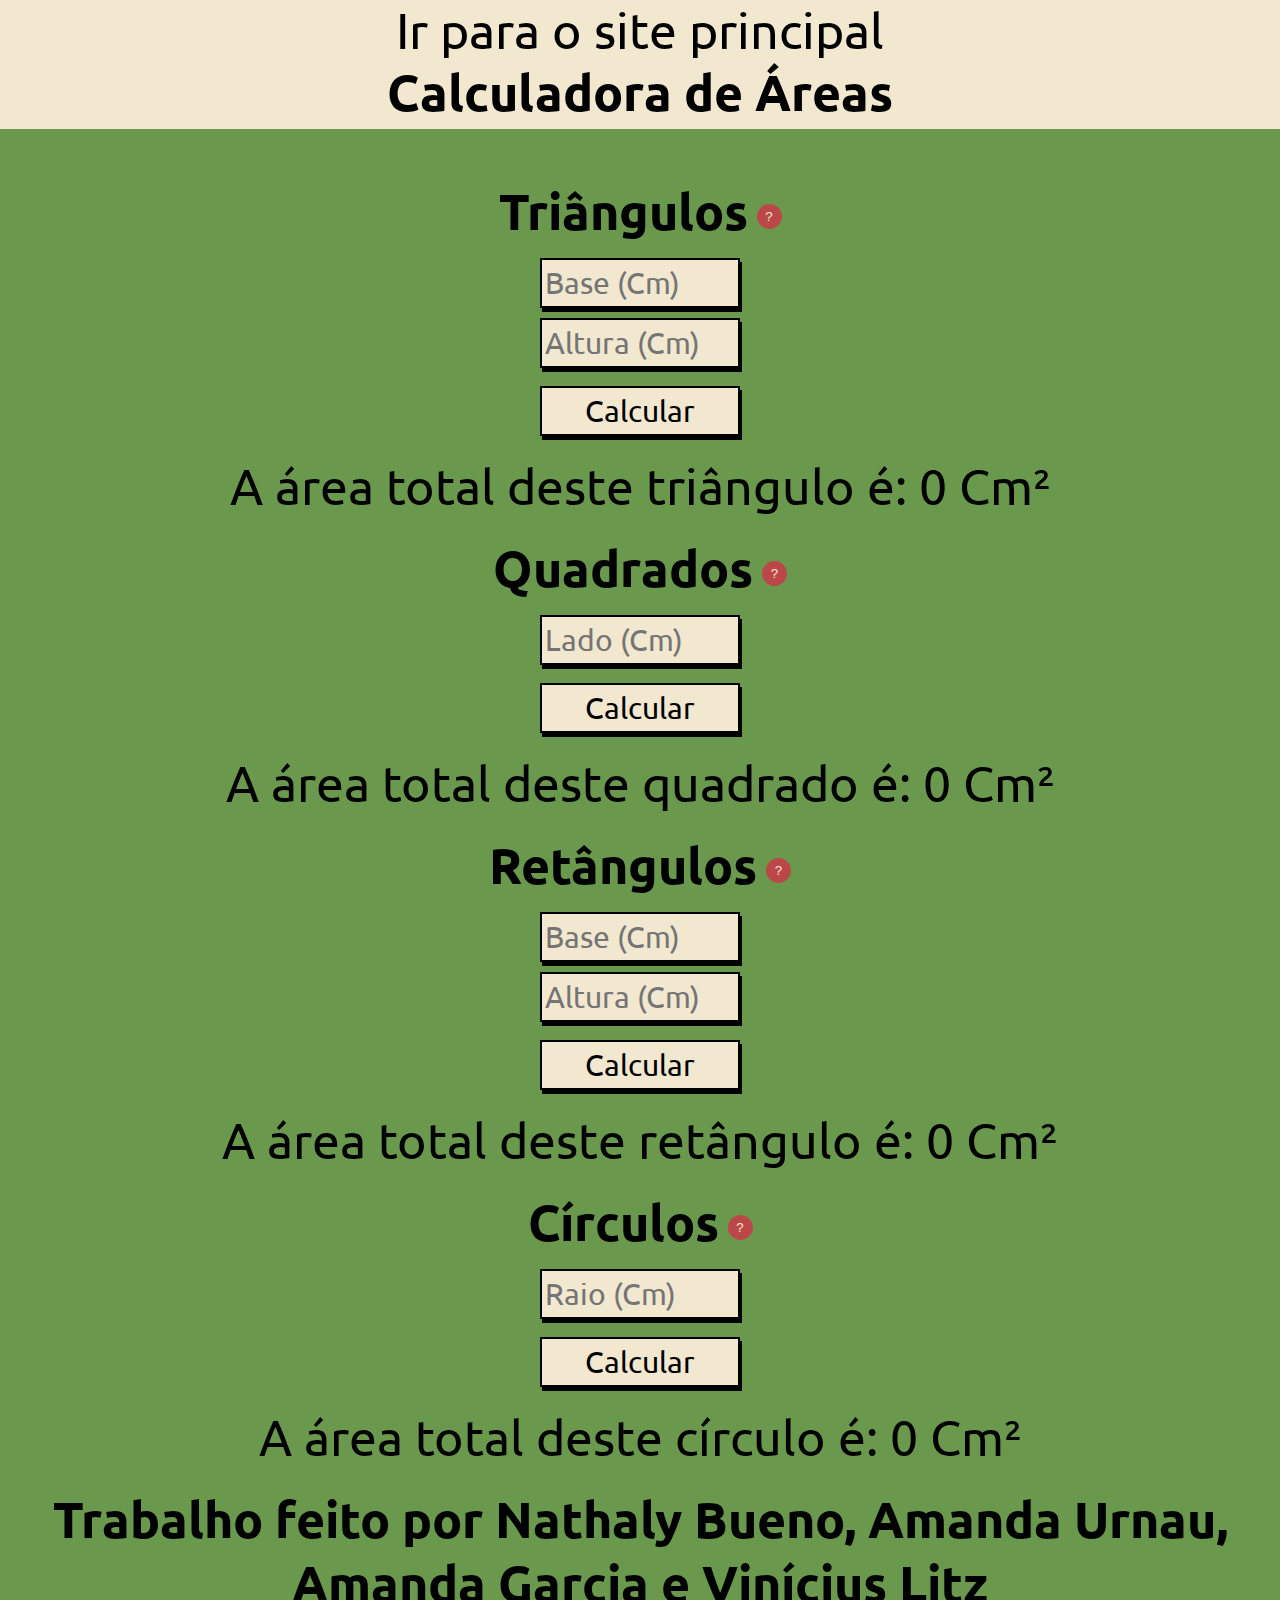
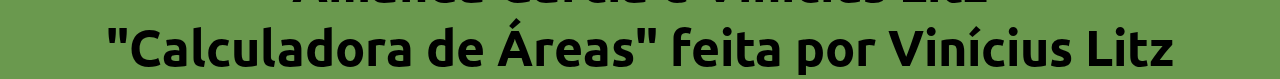
<file: calcareas.html>
<!DOCTYPE html>
<html lang="pt-br">
  <head>
    <meta charset="UTF-8" />
    <meta name="viewport" content="width=device-width, initial-scale=1.0" />
    <meta http-equiv="X-UA-Compatible" content="ie=edge" />
    <title>Calculadora de Áreas</title>
    <link rel="stylesheet" href="css/calcareas.css" />
    <link rel="shortcut icon" href="images/favicon.png" />
    <script defer src="js/calcareas.js"></script>
  </head>
  <body>
    <nav>
      <a class="voltar" href="/">Ir para o site principal</a>
    </nav>
    <header>
      <h1 class="titulo">Calculadora de Áreas</h1>
    </header>
    <div class="triangulotitle">
      <h2>Triângulos</h2>
      <button class="expli explitri">?</button>
      <br />
      <div class="text tritext">
        <button class="close closetri">X</button>
        Digite o tamanho da base e da altura do triângulo em centímetros e o
        sistema te dirá a área total deste triângulo. <br />
        A fórmula para calcular a área de um triângulo é: <br />
        Área = Base × Altura / 2
      </div>
    </div>
    <div class="inputstridiv">
      <input
        type="number"
        class="inp basetri"
        min="1"
        placeholder="Base (Cm)"
        min="1"
      />
      <br />
      <input
        type="number"
        class="inp alturatri"
        min="1"
        placeholder="Altura (Cm)"
      />
    </div>
    <div class="btndiv">
      <button class="btntri btn">Calcular</button>
    </div>
    <div class="results resultstri">A área total deste triângulo é: 0 Cm²</div>
    <h2>Quadrados</h2>
    <button class="expli expliqua">?</button>
    <div class="text quatext">
      <button class="close closequa">X</button>
      Digite o tamanho do lado do quadrado e o sistema te dirá a área total do
      quadrado. A fórmula para calcular a área de um quadrado é: <br />
      Área = Lado² (Lado × Lado)
    </div>
    <br />
    <div class="inputsquadiv">
      <input
        type="number"
        class="inp ladoqua"
        min="1"
        placeholder="Lado (Cm)"
        min="1"
      />
    </div>
    <button class="btnqua btn">Calcular</button>
    <div class="results resultsqua">A área total deste quadrado é: 0 Cm²</div>
    <h2>Retângulos</h2>
    <button class="expli expliret">?</button>
    <div class="text rettext">
      <button class="close closeret">X</button>
      Digite o tamanho da base e da altura do retângulo em centímetros e o
      sistema te dirá a área total deste retângulo. <br />
      A fórmula para calcular a área de um triângulo é: <br />
      Área = Base × altura
    </div>
    <br />
    <input
      type="number"
      class="inp baseret"
      min="1"
      placeholder="Base (Cm)"
      min="1"
    />
    <br />
    <input
      type="number"
      class="inp alturaret"
      min="1"
      placeholder="Altura (Cm)"
    />
    <br />
    <button class="btnret btn">Calcular</button>
    <div class="results resultsret">A área total deste retângulo é: 0 Cm²</div>
    <h2>Círculos</h2>
    <button class="expli explicir">?</button>
    <div class="text cirtext">
      <button class="close closecir">X</button>
      Digite o tamanho do raio do círculo e o sistema te dirá a área total do
      ccírculo. A fórmula para calcular a área de um círculo é: <br />
      Área = π × Raio²
    </div>
    <br />
    <input
      type="number"
      class="inp raiocir"
      min="1"
      placeholder="Raio (Cm)"
      min="1"
    />
    <br />
    <button class="btncir btn">Calcular</button>
    <div class="results resultscir">A área total deste círculo é: 0 Cm²</div>
    <h2>
      Trabalho feito por Nathaly Bueno, Amanda Urnau, Amanda Garcia e Vinícius
      Litz
    </h2>
    <br />
    <h2>
      "Calculadora de Áreas" feita por Vinícius Litz
    </h2>
  </body>
</html>
</file>
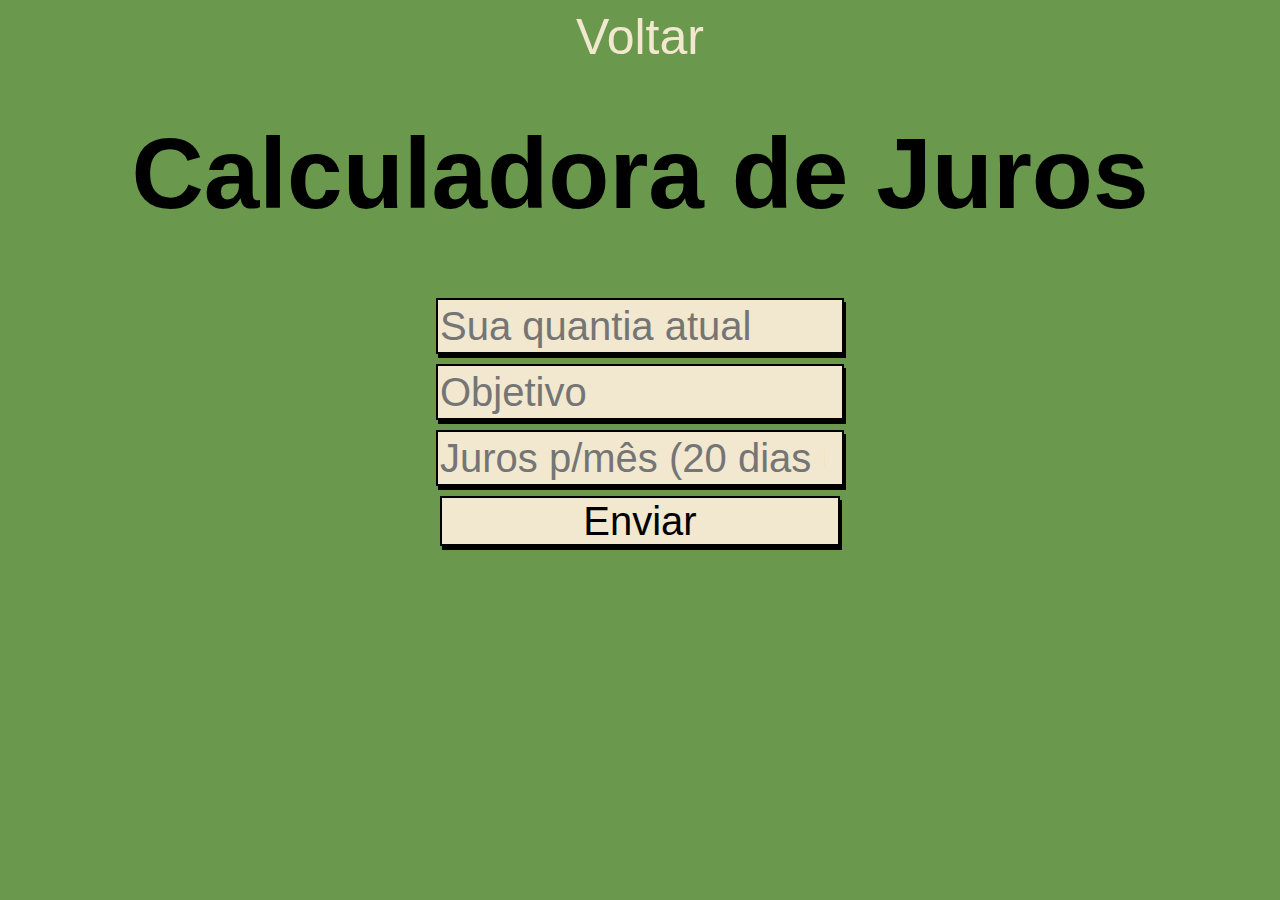
<file: calcjuros.html>
<!DOCTYPE html>
<html lang="pt-br">
  <head>
    <title>Contador</title>
    <meta charset="UTF-8" />
    <meta name="viewport" content="width=device-width" />
    <link rel="stylesheet" href="./css/calcjuros.css" />
    <script src="./js/calcjuros.js"></script>
    <link rel="shortcut icon" href="images/favicon.png" />
  </head>
  <body>
    <nav>
      <a class="voltar" href="/">Voltar</a>
    </nav>
    <main>
      <h1 class="titulo">Calculadora de Juros</h1>
      <input
        type="number"
        id="input1"
        placeholder="Sua quantia atual"
        class="inputcontador"
      />
      <br />
      <input
        type="number"
        id="input2"
        placeholder="Objetivo"
        class="inputcontador"
      />
      <br />
      <input
        type="number"
        id="input3"
        placeholder="Juros p/mês (20 dias úteis)"
        class="inputcontador"
      />
      <br />
      <button onclick="enviar()" class="enviarcontador">Enviar</button>
    </main>
  </body>
</html>
</file>
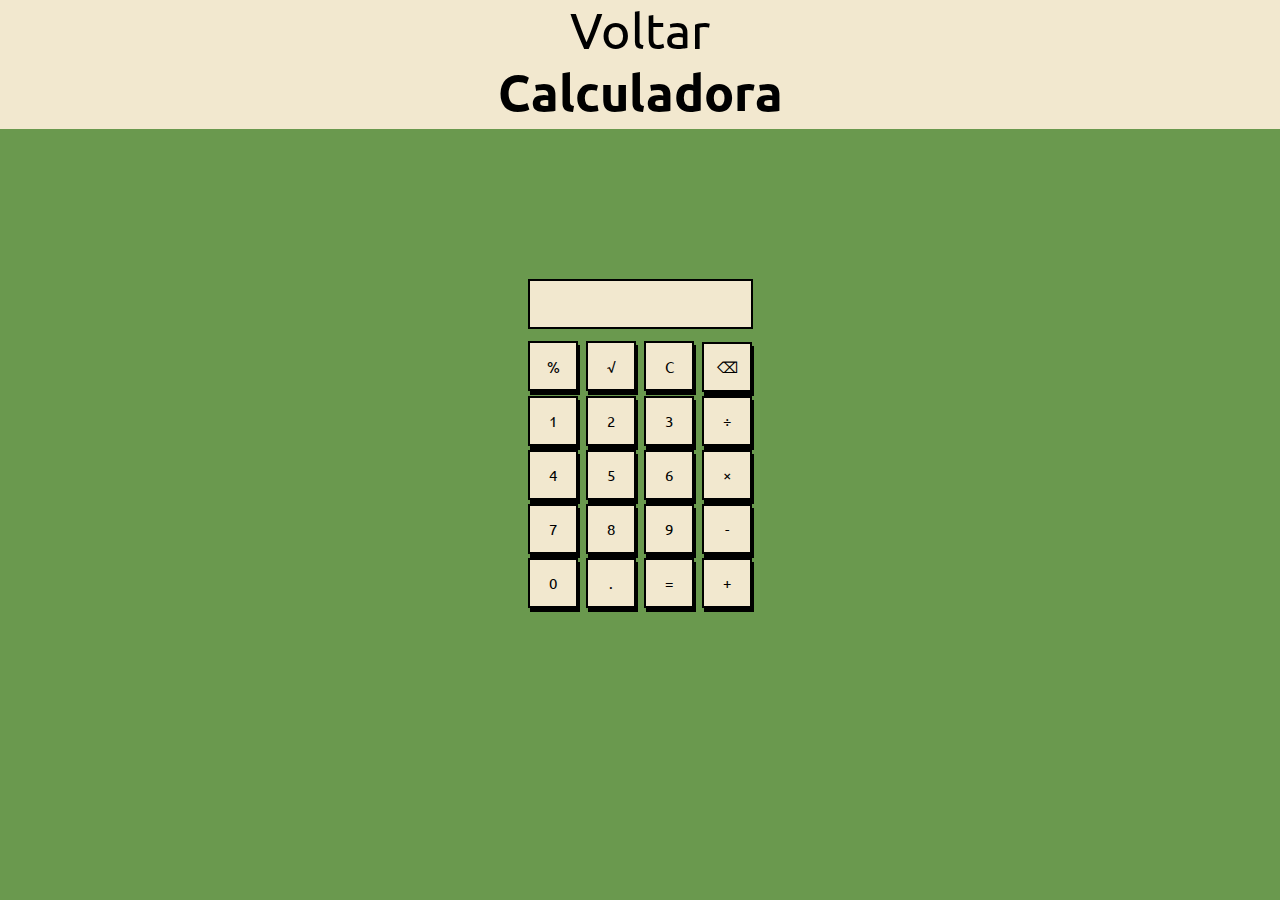
<file: calculadora.html>
<!DOCTYPE html>
<html lang="pt-br">
  <head>
    <meta charset="UTF-8" />
    <meta name="viewport" content="width=device-width, initial-scale=1.0" />
    <meta http-equiv="X-UA-Compatible" content="ie=edge" />
    <title>Calculadora</title>
    <link rel="stylesheet" href="./css/calculadora.css" />
    <link rel="shortcut icon" href="images/favicon.png" />
    <script defer src="js/calculadora.js"></script>
  </head>
  <body>
    <nav>
      <a class="voltar" href="/">Voltar</a>
    </nav>
    <header>
      <h1 class="titulo">Calculadora</h1>
    </header>
    <div class="calculotela">
        <div class="calculo"></div>
      <div class="calculointeiro"></div>
    </div>
    <div class="btnsdiv"><button class="btncalculadora" class="porcentagem">%</button>
    <button class="btncalculadora raiz">√</button>
    <button class="btncalculadora clean">C</button>
    <button class="btncalculadora apagar">⌫</button>
    <br />
    <button class="btncalculadora num1">1</button>
    <button class="btncalculadora num2" >2</button>
    <button class="btncalculadora num3">3</button>
    <button class="btncalculadora divisao">÷</button>
    <br />
    <button class="btncalculadora num4">4</button>
    <button class="btncalculadora num5">5</button>
    <button class="btncalculadora num6">6</button>
    <button class="btncalculadora multiplicacao">×</button>
    <br />
    <button class="btncalculadora num7">7</button>
    <button class="btncalculadora num8"">8</button>
    <button class="btncalculadora num9">9</button>
    <button class="btncalculadora menos">-</button>
    <br />
    <button class="btncalculadora num0">0</button>
    <button class="btncalculadora ponto">.</button>
    <button class="btncalculadora igual">=</button>
    <button class="btncalculadora mais">+</but</div>
    
  </body>
</html>
</file>
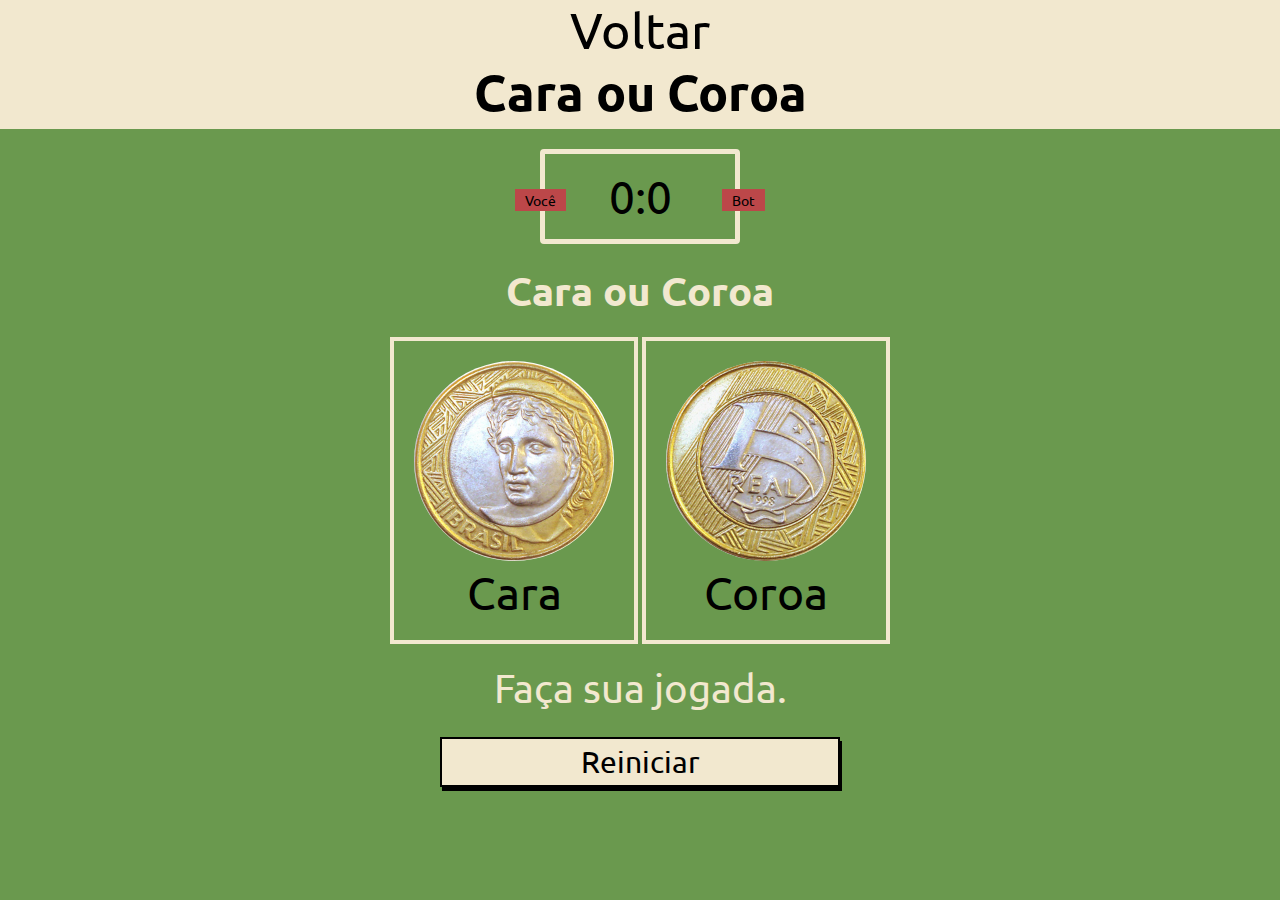
<file: coc.html>
<!DOCTYPE html>
<html lang="pt-br">
  <head>
    <meta charset="UTF-8" />
    <meta name="viewport" content="width=device-width, initial-scale=1.0" />
    <meta http-equiv="X-UA-Compatible" content="ie=edge" />
    <link rel="stylesheet" href="./css/coc.css" />
    <title>Cara ou Coroa</title>
    <link rel="shortcut icon" href="./images/favicon.png" />
    <script defer src="js/coc.js"></script>
  </head>
  <body>
    <nav>
      <a class="voltar" href="/">Voltar</a>
    </nav>
    <header>
      <h1>Cara ou Coroa</h1>
    </header>
    <div class="pontos">
      <div id="you" class="players">Você</div>
      <div id="bot" class="players">Bot</div>
      <span id="yourscore">0</span>:<span id="botscore">0</span>
    </div>
    <div class="result">
      <p class="resultp">Cara ou Coroa</p>
    </div>
    <div class="escolhas">
      <div class="escolha" id="cara">
        <img
          class="cara"
          draggable="false"
          src="images/1realcara.jpg"
          alt="Cara"
        />
        <p class="moeda1">Cara</p>
      </div>
      <div class="escolha" id="coroa">
        <img
          class="coroa"
          draggable="false"
          src="images/1real.jpg"
          alt="Coroa"
        />
        <p class="moeda2">Coroa</p>
      </div>
    </div>
    <p id="fsj">Faça sua jogada.</p>
    <div class="restart"><button class="restartbtn">Reiniciar</button></div>
  </body>
</html>
</file>
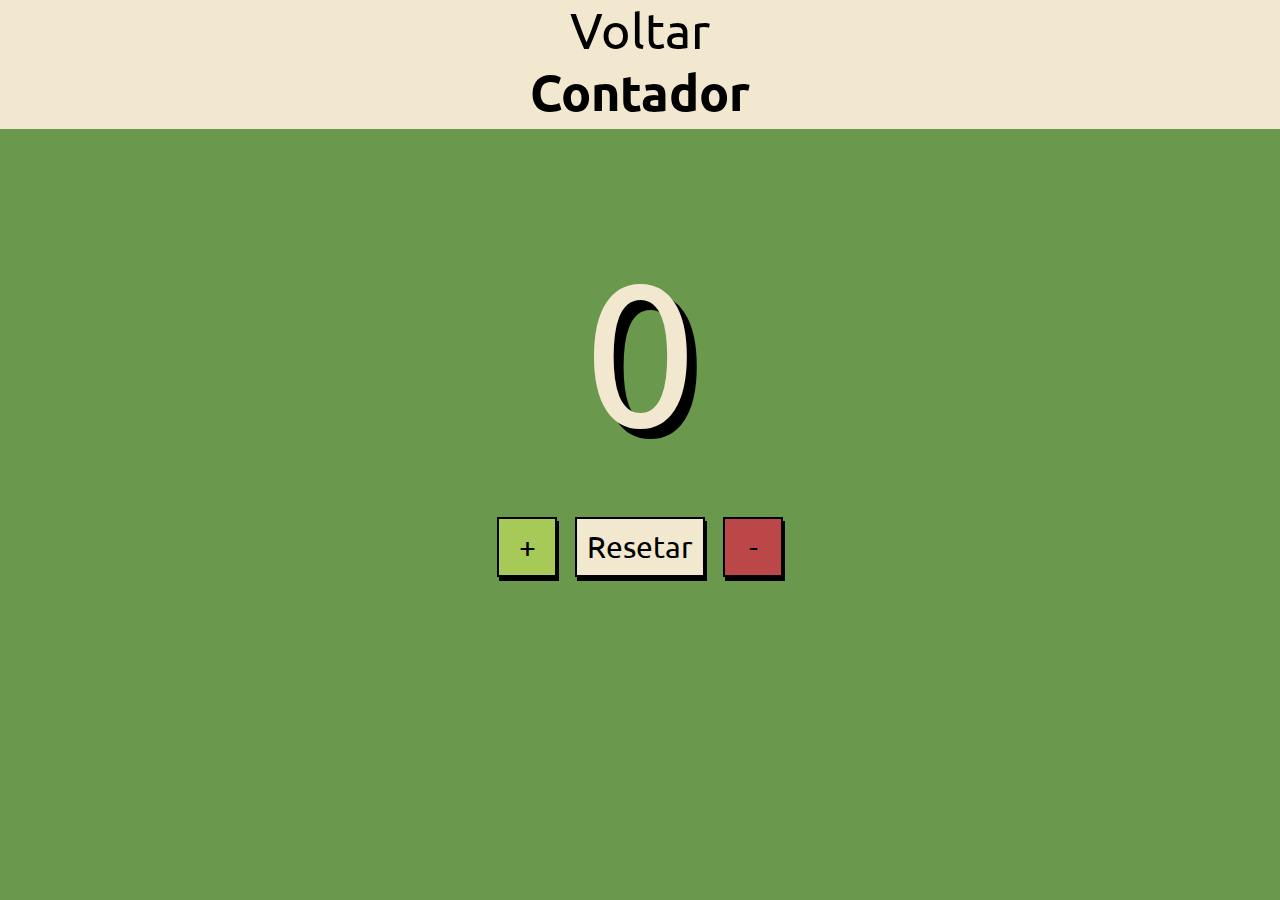
<file: contador.html>
<!DOCTYPE html>
<html lang="pt-br">
  <head>
    <meta charset="UTF-8" />
    <meta name="viewport" content="width=device-width, initial-scale=1.0" />
    <meta http-equiv="X-UA-Compatible" content="ie=edge" />
    <link rel="stylesheet" href="css/contador.css" />
    <link rel="shortcut icon" href="images/favicon.png" />
    <script defer src="js/contador.js"></script>
    <title>Contador</title>
  </head>
  <body>
    <nav>
      <a class="voltar" href="/">Voltar</a>
    </nav>
    <header>
      <h1>Contador</h1>
    </header>
    <div class="numero">0</div>
    <div class="btns">
      <button class="btn mais">+</button>
      <button class="btn reset">Resetar</button>
      <button class="btn menos">-</button>
    </div>
  </body>
</html>
</file>
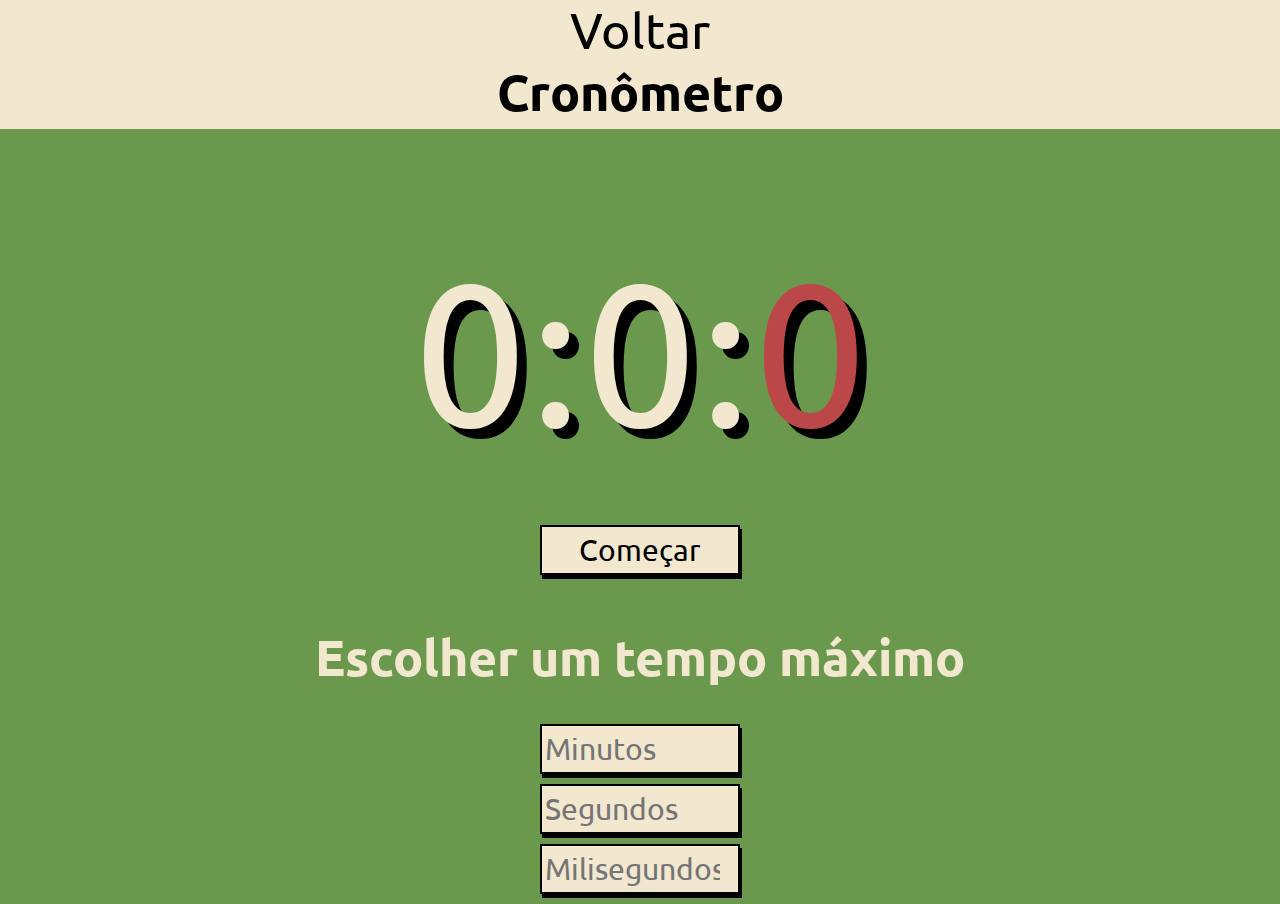
<file: cronometro.html>
<!DOCTYPE html>
<html lang="pt-br">
  <head>
    <meta charset="UTF-8" />
    <meta name="viewport" content="width=device-width, initial-scale=1.0" />
    <meta http-equiv="X-UA-Compatible" content="ie=edge" />
    <link rel="shortcut icon" href="images/favicon.png" />
    <link rel="stylesheet" href="css/cronometro.css" />
    <title>Cronômetro</title>
  </head>
  <body>
    <nav>
      <a class="voltar" href="/">Voltar</a>
    </nav>
    <header>
      <h1>Cronômetro</h1>
    </header>
    <div class="numerosdiv">
      <span class="numeros mins">0</span>
      <span class="numeros">:</span>
      <span class="numeros seconds">0</span>
      <span class="numeros">:</span>
      <span class="numeros mili">0</span>
    </div>
    <div class="btns">
      <button class="cmc">Começar</button>
      <button class="pause">Pausar</button>
      <button class="parar">Parar</button>
    </div>
    <h2>Escolher um tempo máximo</h2>
    <div class="inputs">
      <input
        type="number"
        class="timerinp minsinp"
        placeholder="Minutos"
        min="1"
        oninput="validity.valid||(value='');"
      />
      <br />
      <input
        type="number"
        class="timerinp secinp"
        placeholder="Segundos"
        min="1"
        oninput="validity.valid||(value='');"
      />
      <br />
      <input
        type="number"
        class="timerinp miliinp"
        placeholder="Milisegundos"
        min="1"
        oninput="validity.valid||(value='');"
      />
    </div>
    <script src="js/cronometro.js"></script>
  </body>
</html>
</file>
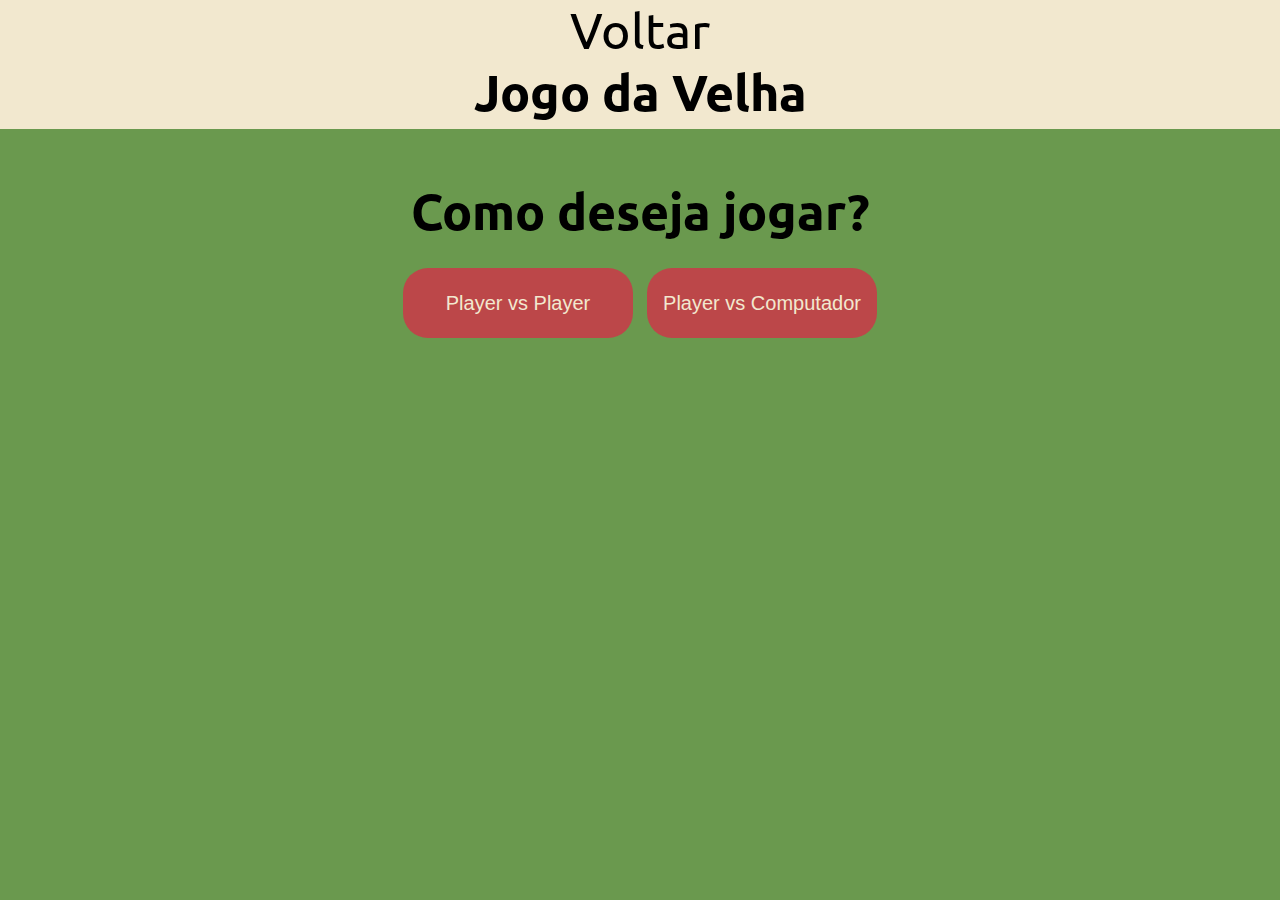
<file: jdv.html>
<!DOCTYPE html>
<html lang="pt-br">
  <head>
    <meta charset="UTF-8" />
    <meta name="viewport" content="width=device-width, initial-scale=1.0" />
    <meta http-equiv="X-UA-Compatible" content="ie=edge" />
    <link rel="stylesheet" href="./css/jdv.css" />
    <link rel="shortcut icon" href="images/favicon.png" />
    <script defer src="js/jdv.js"></script>
    <title>Jogo da Velha</title>
  </head>
  <body>
    <nav>
      <a class="voltar" href="/">Voltar</a>
    </nav>
    <header>
      <h1>Jogo da Velha</h1>
    </header>
    <h2 class="cdj">Como deseja jogar?</h2>
    <div class="escolhasbtncdj">
      <button class="escolhascdj pvpbtn">Player vs Player</button>
      <button class="escolhascdj youvbotbtn">Player vs Computador</button>
    </div>
    <br />
    <h2 class="vce">Você é?</h2>
    <div class="escolhasbtnve">
      <button class="escolhasve vexbtn">X</button>
      <button class="escolhasve veobtn">O</button>
    </div>
    <br />
    <div class="quadradosdiv">
      <div class="quadrados qua1">-</div>
      <div class="quadrados qua2">-</div>
      <div class="quadrados qua3">-</div>
      <br />
      <div class="quadrados qua4">-</div>
      <div class="quadrados qua5">-</div>
      <div class="quadrados qua6">-</div>
      <br />
      <div class="quadrados qua7">-</div>
      <div class="quadrados qua8">-</div>
      <div class="quadrados qua9">-</div>
    </div>
    <div class="restart">
      <button class="restartbtn">Reiniciar</button>
    </div>
  </body>
</html>
</file>
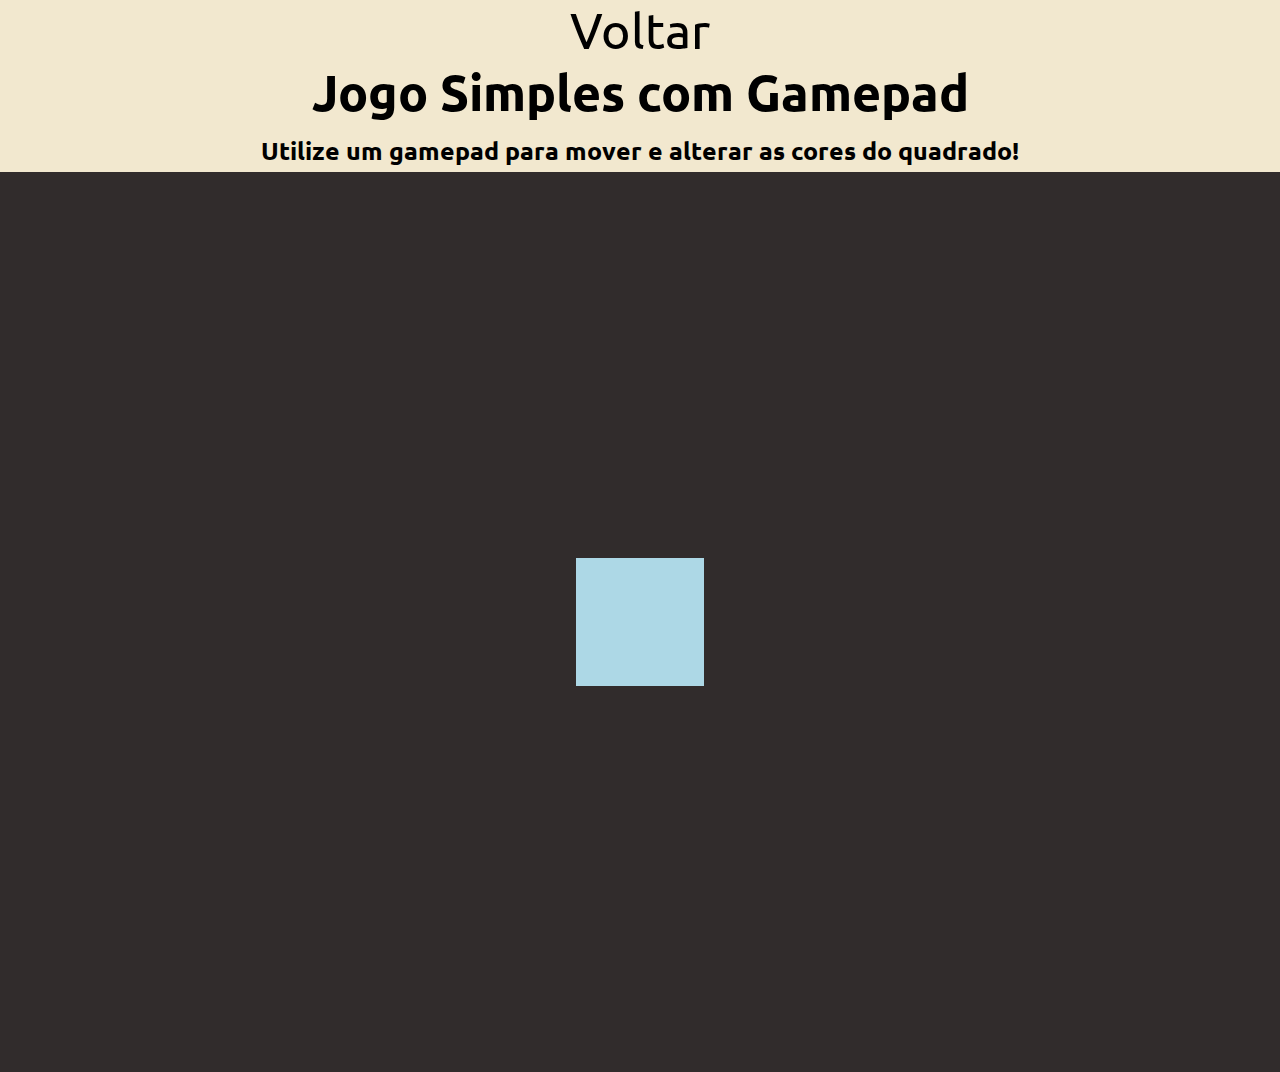
<file: jscg.html>
<!DOCTYPE html5>
<html lang="pt-br">
  <head>
    <meta charset="UTF-8" />
    <meta name="viewport" content="width=device-width, initial-scale=1.0" />
    <meta http-equiv="X-UA-Compatible" content="ie=edge" />
    <link rel="stylesheet" href="./css/jscg.css" />
    <link rel="shortcut icon" href="images/favicon.png" />
    <script defer src="./js/jscg.js"></script>
    <title>JSCG</title>
  </head>
  <body>
    <nav>
      <a class="voltar" href="/">Voltar</a>
    </nav>
    <header>
      <h1>Jogo Simples com Gamepad</h1>
      <h2>Utilize um gamepad para mover e alterar as cores do quadrado!</h2>
    </header>
    <canvas class="gamearea"></canvas>
  </body>
</html>
</file>
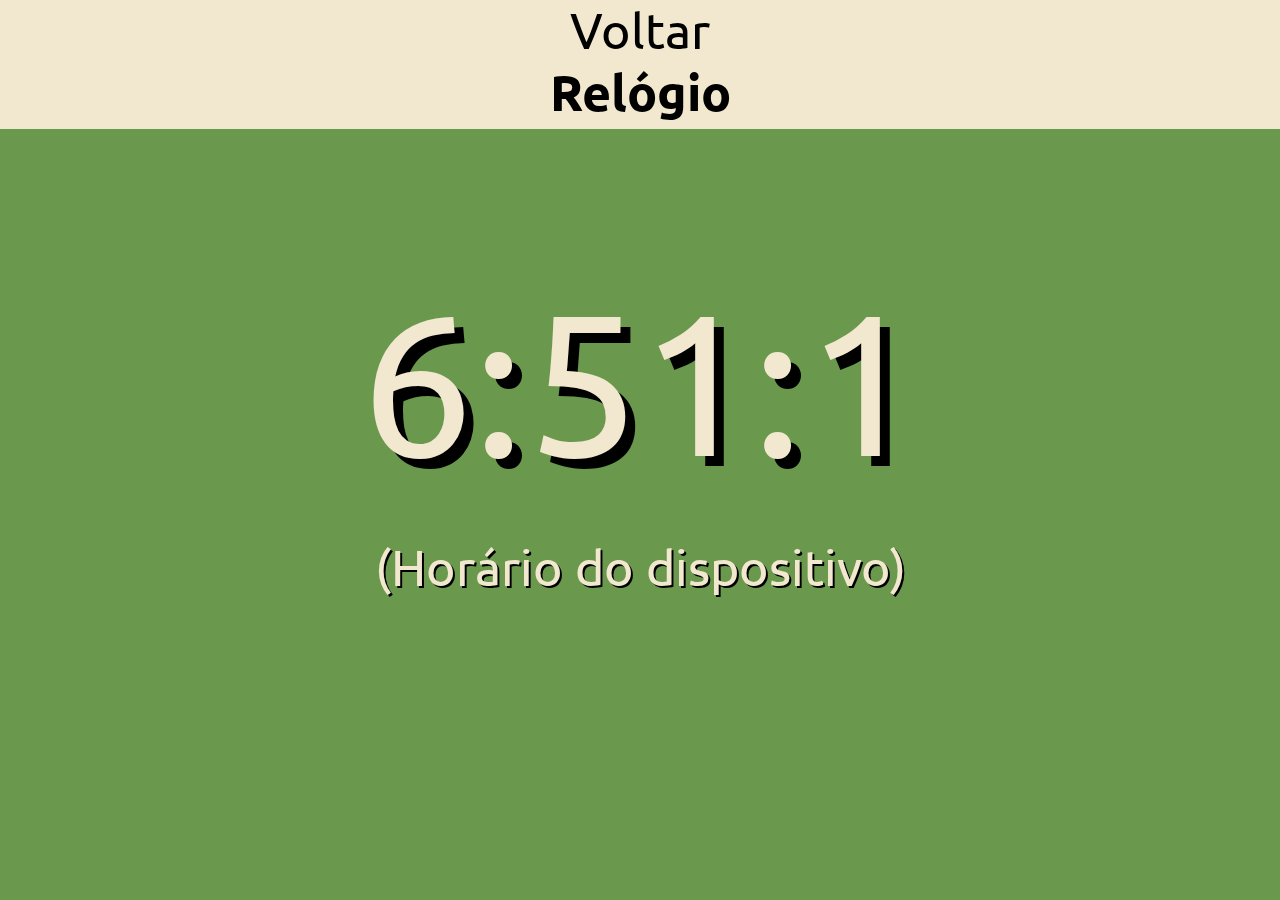
<file: relogio.html>
<!DOCTYPE html>
<html lang="pt-br">
  <head>
    <meta charset="UTF-8" />
    <meta name="viewport" content="width=device-width, initial-scale=1.0" />
    <meta http-equiv="X-UA-Compatible" content="ie=edge" />
    <link rel="stylesheet" href="css/relogio.css" />
    <link rel="shortcut icon" href="images/favicon.png" />
    <script defer src="js/relogio.js"></script>
    <title>Relógio</title>
  </head>
  <body>
    <nav>
      <a class="voltar" href="/">Voltar</a>
    </nav>
    <header>
      <h1>Relógio</h1>
    </header>
    <div class="clock">
      <span class="number hours">00:</span>
      <span class="number minutes">00:</span>
      <span class="number seconds">00</span>
    </div>
    <div class="padrao">
      <p>(Horário do dispositivo)</p>
    </div>
  </body>
</html>
</file>
<file: css/calcareas.css>
@import url("https://fonts.googleapis.com/css2?family=Ubuntu:wght@300&display=swap");

html {
  -webkit-tap-highlight-color: rgba(0, 0, 0, 0);
}

* {
  margin: 0;
  padding: 0;
  box-sizing: border-box;
}

body {
  background-color: rgb(106, 153, 78);
  text-align: center;
  font-family: Ubuntu;
}

nav {
  background-color: rgb(242, 232, 207);
  text-align: center;
  user-select: none;
}

.voltar {
  font-size: 50px;
  font-family: Ubuntu;
  text-decoration: none;
  color: black;
  user-select: none;
}

.voltar:active {
  color: grey;
}

header {
  background-color: rgb(242, 232, 207);
  text-align: center;
  padding-bottom: 5px;
  user-select: none;
  margin-bottom: 50px;
}

header > h1 {
  font-size: 50px;
  font-family: Ubuntu;
  user-select: none;
}

.inp {
  border: 2px solid black;
  border-radius: 0px;
  box-shadow: 2px 4px black;
  width: 200px;
  height: 50px;
  margin-bottom: 10px;
  font-size: 30px;
  background-color: rgb(242, 232, 207);
  padding: 2px 3px;
  font-family: Ubuntu;
}

.inp:focus {
  outline: 0;
}

.results {
  font-family: Ubuntu;
  font-size: 50px;
  color: black;
  margin-top: 20px;
  margin-bottom: 20px;
}

.btn {
  user-select: none;
  font-family: Ubuntu;
  width: 200px;
  cursor: pointer;
  height: 50px;
  border-radius: 0px;
  border: 2px solid black;
  box-shadow: 2px 4px black;
  font-size: 30px;
  height: 50px;
  margin-top: 8px;
  background-color: rgb(242, 232, 207);
}

.btn:active {
  background-color: grey;
  box-shadow: 4px 2px black;
}

.btn:hover {
  background-color: grey;
}

h2 {
  font-family: Ubuntu;
  font-size: 50px;
  font-weight: 600;
  display: inline;
}

.expli {
  margin-bottom: 20px;
  height: 25px;
  width: 25px;
  transform: translateY(-9px);
  margin-left: 5px;
  background-color: rgb(188, 71, 73);
  color: rgb(242, 232, 207);
  border-radius: 12.5px;
  border: none;
  cursor: pointer;
  transition: all 200ms ease;
}

.expli:hover {
  background-color: rgb(131, 38, 40);
}

.expli:focus {
  outline: 0;
}

.text {
  height: 200px;
  width: 600px;
  background-color: rgb(242, 232, 207);
  margin-left: auto;
  margin-right: auto;
  margin-bottom: 20px;
  border-radius: 20px;
  padding: 20px;
  font-size: 20px;
  line-height: 40px;
  display: none;
}

.close {
  height: 25px;
  width: 25px;
  transform: translateY(-9px);
  margin-left: 5px;
  background-color: rgb(188, 71, 73);
  color: rgb(242, 232, 207);
  border-radius: 12.5px;
  border: none;
  cursor: pointer;
  float: right;
}

.close:hover {
  background-color: rgb(131, 38, 40);
}

.close:active {
  background-color: rgb(131, 38, 40);
  outline: 0;
}
</file>
<file: css/calcjuros.css>
html {
  -webkit-tap-highlight-color: rgba(0, 0, 0, 0);
}

body {
  background-color: rgb(106, 153, 78);
  text-align: center;
}

.titulo {
  font-family: -apple-system, BlinkMacSystemFont, "Segoe UI", Roboto, Oxygen,
    Ubuntu, Cantarell, "Open Sans", "Helvetica Neue", sans-serif;
  text-align: center;
  margin-top: 50px;
  font-size: 100px;
}

a {
  color: rgb(242, 232, 207);
  font-size: 50px;
  font-family: -apple-system, BlinkMacSystemFont, "Segoe UI", Roboto, Oxygen,
    Ubuntu, Cantarell, "Open Sans", "Helvetica Neue", sans-serif;
  text-decoration: none;
}

input {
  border: 2px solid black;
  border-radius: 0px;
  box-shadow: 2px 4px black;
  width: 400px;
  height: 50px;
  margin-bottom: 10px;
  font-size: 40px;
  background-color: rgb(242, 232, 207);
}

input:focus {
  outline: 0;
}

button {
  border: 2px solid black;
  border-radius: 0px;
  box-shadow: 2px 4px black;
  width: 400px;
  height: 50px;
  font-size: 40px;
  cursor: pointer;
  background-color: rgb(242, 232, 207);
}

button:active {
  background-color: grey;
  box-shadow: 4px 2px black;
}

button:hover {
  background-color: grey;
}
</file>
<file: css/calculadora.css>
@import url("https://fonts.googleapis.com/css2?family=Ubuntu:wght@300&display=swap");

html {
  -webkit-tap-highlight-color: rgba(0, 0, 0, 0);
}

body {
  background-color: rgb(106, 153, 78);
  text-align: center;
}

* {
  margin: 0;
  padding: 0;
  box-sizing: border-box;
}

nav {
  background-color: rgb(242, 232, 207);
  text-align: center;
  user-select: none;
}

.voltar {
  font-size: 50px;
  font-family: Ubuntu;
  text-decoration: none;
  color: black;
  user-select: none;
}

.voltar:active {
  color: grey;
}

header {
  background-color: rgb(242, 232, 207);
  text-align: center;
  padding-bottom: 5px;
  user-select: none;
}

header > h1 {
  font-size: 50px;
  font-family: Ubuntu;
  user-select: none;
}

.btncalculadora {
  text-align: center;
  font-family: Ubuntu;
  width: 50px;
  cursor: pointer;
  border-radius: 0px;
  border: 2px solid black;
  box-shadow: 2px 4px black;
  font-size: 15px;
  height: 50px;
  margin: 2px;
  background-color: rgb(242, 232, 207);
  user-select: none;
}

.btncalculadora:active {
  background-color: grey;
  box-shadow: 4px 2px black;
}

.btncalculadora:hover {
  background-color: grey;
}

.btnsdiv {
  user-select: none;
}

.calculotela {
  text-align: right;
  font-family: Ubuntu;
  width: 225px;
  height: 50px;
  border: 2px solid black;
  margin-left: auto;
  margin-right: auto;
  margin-top: 150px;
  margin-bottom: 10px;
  background-color: rgb(242, 232, 207);
}

.calculointeiro {
  float: left;
}

.calculo {
  margin-top: 5px;
  margin-right: 5px;
}

.calculointeiro {
  margin-bottom: 5px;
  margin-left: 5px;
}
</file>
<file: css/coc.css>
@import url("https://fonts.googleapis.com/css2?family=Ubuntu:wght@300&display=swap");

html {
  -webkit-tap-highlight-color: rgba(0, 0, 0, 0);
}

* {
  margin: 0;
  padding: 0;
  box-sizing: border-box;
}

body {
  background-color: rgb(106, 153, 78);
}

nav {
  background-color: rgb(242, 232, 207);
  text-align: center;
  user-select: none;
}

.voltar {
  font-size: 50px;
  font-family: Ubuntu;
  text-decoration: none;
  color: black;
  user-select: none;
}

.voltar:active {
  color: grey;
}
header {
  background-color: rgb(242, 232, 207);
  text-align: center;
  padding-bottom: 5px;
  user-select: none;
}

header > h1 {
  font-size: 50px;
  font-family: Ubuntu;
  user-select: none;
}

.pontos {
  text-align: center;
  border: 5px solid rgb(242, 232, 207);
  position: relative;
  margin: 20px auto;
  width: 200px;
  font-size: 46px;
  border-radius: 4px;
  padding: 15px 20px;
  user-select: none;
  font-family: Ubuntu;
}

.players {
  background-color: rgb(188, 71, 73);
  font-size: 14px;
  padding: 2px 10px;
  user-select: none;
}

#you {
  position: absolute;
  top: 35px;
  left: -30px;
}

#bot {
  position: absolute;
  top: 35px;
  right: -30px;
}

.result {
  font-family: Ubuntu;
  color: rgb(242, 232, 207);
  text-align: center;
  font-size: 40px;
  font-weight: 600;
  user-select: none;
}

.escolha {
  display: inline-block;
  margin: 20px 0px 20px;
  border: 4px solid rgb(242, 232, 207);
  padding: 20px;
  transition: all 0.5s ease;
  user-select: none;
}

.escolha:hover {
  cursor: pointer;
  background-color: rgb(56, 102, 65);
}

.escolhas {
  text-align: center;
  user-select: none;
}

.cara {
  width: 200px;
  height: 200px;
  border-radius: 100px;
  user-select: none;
}

.coroa {
  width: 200px;
  height: 200px;
  border-radius: 100px;
  user-select: none;
}

.moeda1 {
  font-size: 46px;
  font-family: Ubuntu;
  user-select: none;
}

.moeda2 {
  font-size: 46px;
  font-family: Ubuntu;
  user-select: none;
}

#fsj {
  text-align: center;
  color: rgb(242, 232, 207);
  font-family: Ubuntu;
  font-size: 40px;
  font-weight: 400;
  user-select: none;
}

.restartbtn {
  user-select: none;
  font-family: Ubuntu;
  width: 400px;
  cursor: pointer;
  height: 50px;
  border-radius: 0px;
  border: 2px solid black;
  box-shadow: 2px 4px black;
  font-size: 30px;
  height: 50px;
  margin-top: 25px;
  background-color: rgb(242, 232, 207);
}

.restartbtn:active {
  background-color: grey;
  box-shadow: 4px 2px black;
}

.restartbtn:hover {
  background-color: grey;
}

.restart {
  text-align: center;
}
</file>
<file: css/contador.css>
@import url("https://fonts.googleapis.com/css2?family=Ubuntu:wght@300&display=swap");

html {
  -webkit-tap-highlight-color: rgba(0, 0, 0, 0);
}

* {
  margin: 0;
  padding: 0;
  box-sizing: border-box;
}

body {
  background-color: rgb(106, 153, 78);
}

nav {
  background-color: rgb(242, 232, 207);
  text-align: center;
  user-select: none;
}

.voltar {
  font-size: 50px;
  font-family: Ubuntu;
  text-decoration: none;
  color: black;
  user-select: none;
}

.voltar:active {
  color: grey;
}

header {
  background-color: rgb(242, 232, 207);
  text-align: center;
  padding-bottom: 5px;
  user-select: none;
}

header > h1 {
  font-size: 50px;
  font-family: Ubuntu;
  user-select: none;
}

.numero {
  text-align: center;
  font-family: Ubuntu;
  font-size: 200px;
  margin-top: 100px;
  cursor: default;
  user-select: none;
  color: rgb(242, 232, 207);
  text-shadow: 10px 10px black;
}

.btns {
  text-align: center;
  font-family: Ubuntu;
  margin-top: 50px;
  user-select: none;
}

.btn {
  user-select: none;
  font-family: Ubuntu;
  width: 60px;
  cursor: pointer;
  height: 50px;
  border-radius: 0px;
  border: 2px solid black;
  box-shadow: 2px 4px black;
  font-size: 30px;
  height: 60px;
  background-color: rgb(242, 232, 207);
  margin-left: 7px;
  margin-right: 7px;
}

.btn:focus {
  outline: 0;
}

.btn:active {
  background-color: grey;
  box-shadow: 4px 2px black;
}

.btn:hover {
  transition: transform 0.2s ease;
  transform: translate(0px, -2px);
}

.reset {
  width: 130px;
  height: 60px;
}

.menos {
  background-color: rgb(188, 71, 73);
}

.mais {
  background-color: rgb(167, 201, 87);
}

.reset:hover {
  background-color: gray;
}

.menos:hover {
  background-color: rgb(134, 33, 35);
}

.mais:hover {
  background-color: rgb(110, 133, 57);
}
</file>
<file: css/cronometro.css>
@import url("https://fonts.googleapis.com/css2?family=Ubuntu:wght@300&display=swap");

html {
  -webkit-tap-highlight-color: rgba(0, 0, 0, 0);
}

* {
  margin: 0;
  padding: 0;
  box-sizing: border-box;
}

body {
  background-color: rgb(106, 153, 78);
}

nav {
  background-color: rgb(242, 232, 207);
  text-align: center;
  user-select: none;
}

.voltar {
  font-size: 50px;
  font-family: Ubuntu;
  text-decoration: none;
  color: black;
  user-select: none;
}

.voltar:active {
  color: grey;
}

header {
  background-color: rgb(242, 232, 207);
  text-align: center;
  padding-bottom: 5px;
  user-select: none;
}

header > h1 {
  font-size: 50px;
  font-family: Ubuntu;
  user-select: none;
}

.numeros {
  user-select: none;
  font-family: Ubuntu;
  text-align: center;
  margin-top: 50px;
  font-size: 200px;
  color: rgb(242, 232, 207);
  text-shadow: 10px 10px black;
  cursor: default;
}

.numerosdiv {
  text-align: center;
  margin-top: 100px;
}

.btns {
  margin-top: 50px;
  text-align: center;
}

button {
  user-select: none;
  font-family: Ubuntu;
  width: 200px;
  cursor: pointer;
  height: 50px;
  border-radius: 0px;
  border: 2px solid black;
  box-shadow: 2px 4px black;
  font-size: 30px;
  height: 50px;
  margin-top: 8px;
  background-color: rgb(242, 232, 207);
}

button:active {
  background-color: grey;
  box-shadow: 4px 2px black;
}

button:hover {
  background-color: grey;
}

.mili {
  color: rgb(188, 71, 73);
}

h2 {
  user-select: none;
  font-family: Ubuntu;
  text-align: center;
  margin-top: 50px;
  font-size: 50px;
  color: rgb(242, 232, 207);
  margin-bottom: 35px;
  cursor: default;
}

.inputs {
  text-align: center;
}

.timerinp {
  border: 2px solid black;
  border-radius: 0px;
  box-shadow: 2px 4px black;
  width: 200px;
  height: 50px;
  margin-bottom: 10px;
  font-size: 30px;
  background-color: rgb(242, 232, 207);
  padding: 2px 3px;
  font-family: Ubuntu;
}

.timerinp:focus {
  outline: 0;
}
</file>
<file: css/jdv.css>
@import url("https://fonts.googleapis.com/css2?family=Ubuntu:wght@300&display=swap");

html {
  -webkit-tap-highlight-color: rgba(0, 0, 0, 0);
}

* {
  margin: 0;
  padding: 0;
  box-sizing: border-box;
}

body {
  background-color: rgb(106, 153, 78);
  font-family: Ubuntu;
  text-align: center;
}

nav {
  background-color: rgb(242, 232, 207);
  text-align: center;
  user-select: none;
}

.voltar {
  font-size: 50px;
  font-family: Ubuntu;
  text-decoration: none;
  color: black;
  user-select: none;
}

.voltar:active {
  color: grey;
}

header {
  background-color: rgb(242, 232, 207);
  text-align: center;
  padding-bottom: 5px;
  user-select: none;
  margin-bottom: 50px;
}

header > h1 {
  font-size: 50px;
  font-family: Ubuntu;
  user-select: none;
}

.quadrados {
  height: 100px;
  width: 100px;
  border: 3px solid black;
  display: inline-block;
  background-color: rgb(242, 232, 207);
  cursor: pointer;
  text-align: center;
  padding: 20px;
  color: rgb(242, 232, 207);
  font-size: 50px;
  margin-bottom: 5px;
  user-select: none;
}

h2 {
  font-size: 50px;
  font-weight: 600;
  margin-bottom: 25px;
  user-select: none;
}

.escolhasve {
  margin-bottom: 20px;
  height: 50px;
  width: 50px;
  background-color: rgb(188, 71, 73);
  color: rgb(242, 232, 207);
  border-radius: 25px;
  font-size: 20px;
  border: none;
  cursor: pointer;
  display: none;
  user-select: none;
}

.escolhascdj {
  margin-bottom: 20px;
  height: 70px;
  width: 230px;
  background-color: rgb(188, 71, 73);
  color: rgb(242, 232, 207);
  border-radius: 25px;
  font-size: 20px;
  border: none;
  cursor: pointer;
  user-select: none;
  margin-left: 5px;
  margin-right: 5px;
}

.vce {
  display: none;
}

.veobtn {
  background-color: rgb(167, 201, 50);
}

.restartbtn {
  user-select: none;
  font-family: Ubuntu;
  width: 400px;
  cursor: pointer;
  height: 50px;
  border-radius: 0px;
  border: 2px solid black;
  box-shadow: 2px 4px black;
  font-size: 30px;
  height: 50px;
  margin-top: 25px;
  background-color: rgb(242, 232, 207);
  display: none;
}

.restartbtn:active {
  background-color: grey;
  box-shadow: 4px 2px black;
}

.restartbtn:hover {
  background-color: grey;
}

.restart {
  text-align: center;
}

.quadradosdiv {
  user-select: none;
  display: none;
}

.escolhasbtncdj {
  user-select: none;
}

.escolhasbtnve {
  user-select: none;
}
</file>
<file: css/jscg.css>
@import url("https://fonts.googleapis.com/css2?family=Ubuntu:wght@300&display=swap");

html {
  -webkit-tap-highlight-color: rgba(0, 0, 0, 0);
}

canvas {
  display: block;
}

* {
  margin: 0;
  padding: 0;
  box-sizing: border-box;
}

body::-webkit-scrollbar {
  display: none;
}

nav {
  background-color: rgb(242, 232, 207);
  text-align: center;
  user-select: none;
}

.voltar {
  font-size: 50px;
  font-family: Ubuntu;
  text-decoration: none;
  color: black;
  user-select: none;
}

.voltar:active {
  color: grey;
}

header {
  background-color: rgb(242, 232, 207);
  text-align: center;
  padding-bottom: 5px;
  user-select: none;
}

header > h1 {
  font-size: 50px;
  font-family: Ubuntu;
  user-select: none;
}

header > h2 {
  margin-top: 10px;
  font-size: 25px;
  font-family: Ubuntu;
  user-select: none;
}
</file>
<file: css/relogio.css>
@import url("https://fonts.googleapis.com/css2?family=Ubuntu:wght@300&display=swap");

html {
  -webkit-tap-highlight-color: rgba(0, 0, 0, 0);
}

* {
  margin: 0;
  padding: 0;
  box-sizing: border-box;
}

body {
  background-color: rgb(106, 153, 78);
}

nav {
  background-color: rgb(242, 232, 207);
  text-align: center;
  user-select: none;
}

.voltar {
  font-size: 50px;
  font-family: Ubuntu;
  text-decoration: none;
  color: black;
  user-select: none;
}

.voltar:active {
  color: grey;
}

header {
  background-color: rgb(242, 232, 207);
  text-align: center;
  padding-bottom: 5px;
  user-select: none;
}

header > h1 {
  font-size: 50px;
  font-family: Ubuntu;
  user-select: none;
}

.clock {
  text-align: center;
  margin-top: 130px;
}

.number {
  text-align: center;
  font-family: Ubuntu;
  font-size: 200px;
  margin-top: 100px;
  cursor: default;
  user-select: none;
  color: rgb(242, 232, 207);
  text-shadow: 10px 10px black;
}

.padrao {
  text-align: center;
  font-family: Ubuntu;
  font-size: 50px;
  margin-top: 40px;
  cursor: default;
  user-select: none;
  color: rgb(242, 232, 207);
  text-shadow: 2px 2px black;
}
</file>
